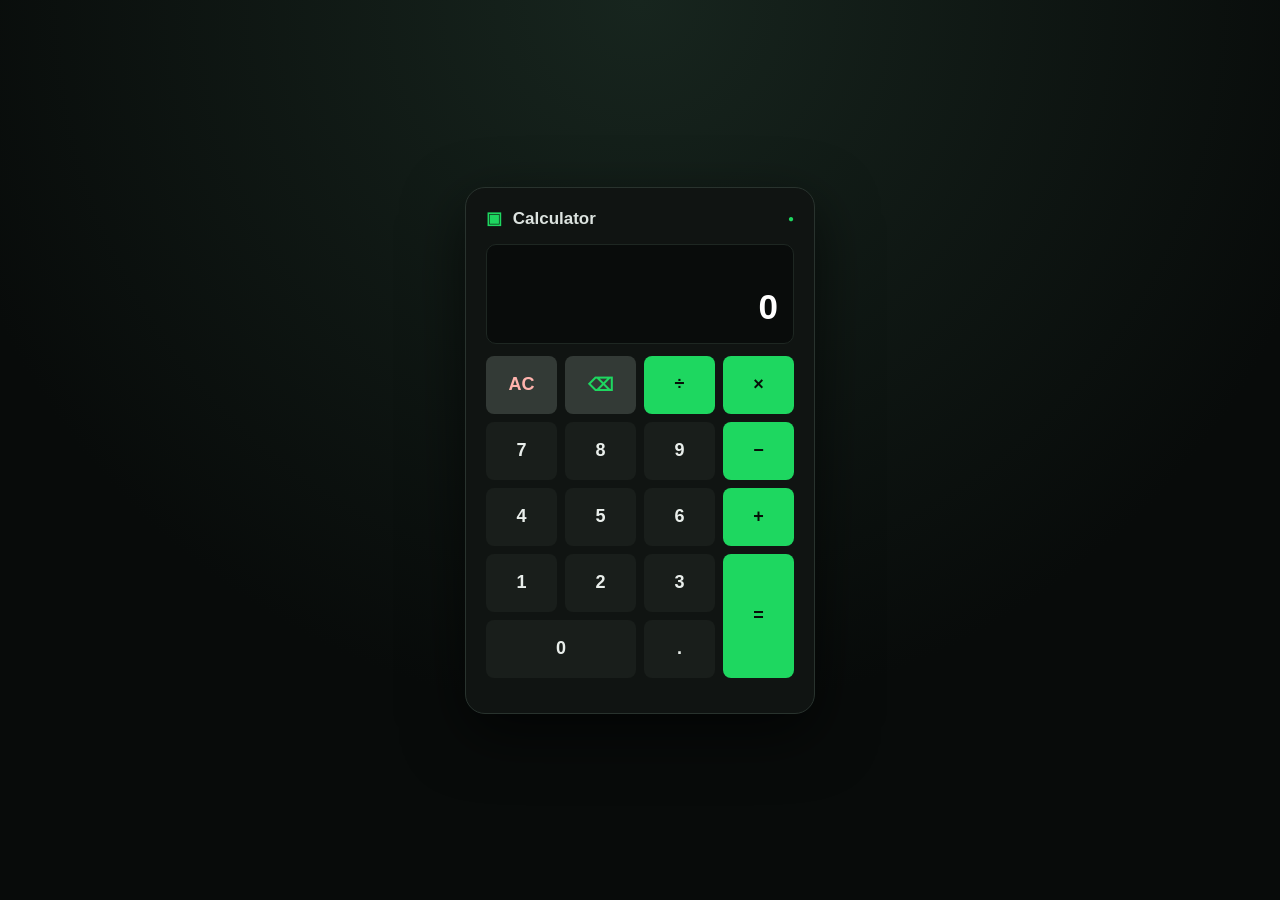
<file: Calculator/index.html>
<!DOCTYPE html>
<html lang="en">

<head>

    <meta charset="UTF-8">

    <meta
        name="viewport"
        content="width=device-width, initial-scale=1.0"
    >

    <title>Calculator</title>

    <link rel="stylesheet" href="style.css">

</head>


<body>

    <div class="calculator">

        <!-- Header -->

        <div class="calculator-header">

            <div>
                <span class="icon">▣</span>
                <span>Calculator</span>
            </div>

            <span class="status">●</span>

        </div>


        <!-- Display -->

        <div class="display">

            <div id="previous-operation">
            </div>

            <div id="current-display">
                0
            </div>

        </div>


        <!-- Buttons -->

        <div class="buttons">

            <button
                class="special"
                data-key="Escape"
                onclick="clearDisplay()">
                AC
            </button>


            <button
                class="delete"
                data-key="Backspace"
                onclick="deleteLast()">
                ⌫
            </button>


            <button
                class="operator"
                data-key="/"
                onclick="chooseOperator('/')">
                ÷
            </button>


            <button
                class="operator"
                data-key="*"
                onclick="chooseOperator('*')">
                ×
            </button>


            <button
                data-key="7"
                onclick="appendNumber('7')">
                7
            </button>


            <button
                data-key="8"
                onclick="appendNumber('8')">
                8
            </button>


            <button
                data-key="9"
                onclick="appendNumber('9')">
                9
            </button>


            <button
                class="operator"
                data-key="-"
                onclick="chooseOperator('-')">
                −
            </button>


            <button
                data-key="4"
                onclick="appendNumber('4')">
                4
            </button>


            <button
                data-key="5"
                onclick="appendNumber('5')">
                5
            </button>


            <button
                data-key="6"
                onclick="appendNumber('6')">
                6
            </button>


            <button
                class="operator"
                data-key="+"
                onclick="chooseOperator('+')">
                +
            </button>


            <button
                data-key="1"
                onclick="appendNumber('1')">
                1
            </button>


            <button
                data-key="2"
                onclick="appendNumber('2')">
                2
            </button>


            <button
                data-key="3"
                onclick="appendNumber('3')">
                3
            </button>


            <button
                class="equals"
                data-key="Enter"
                onclick="calculate()">
                =
            </button>


            <button
                class="zero"
                data-key="0"
                onclick="appendNumber('0')">
                0
            </button>


            <button
                data-key="."
                onclick="appendNumber('.')">
                .
            </button>

        </div>


        <!-- Keyboard hint -->

        <div class="keyboard-hint">

            

        </div>

    </div>


    <script src="script.js"></script>

</body>

</html>
</file>
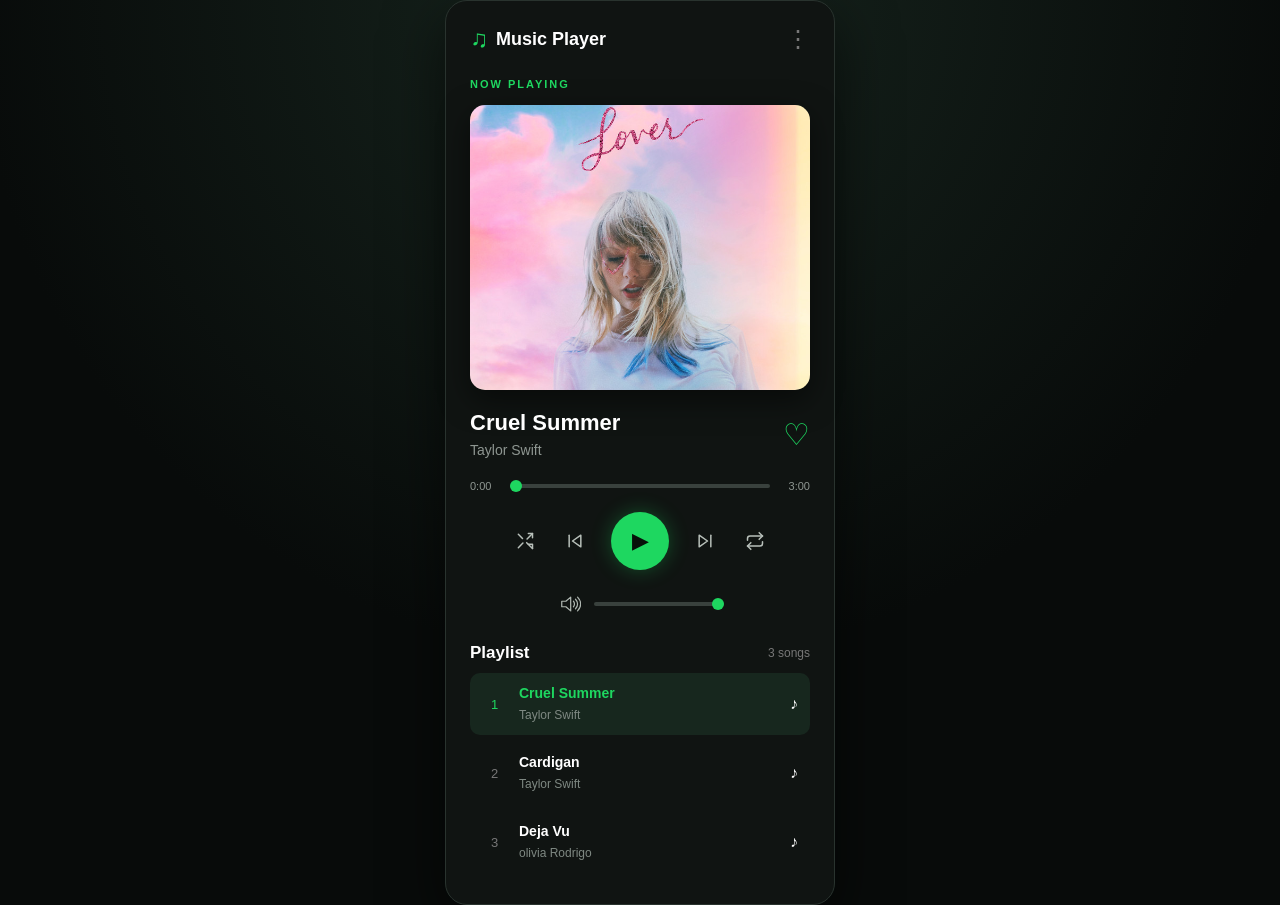
<file: MusicPlayer/index.html>
<!DOCTYPE html>
<html lang="en">
<head>
    <meta charset="UTF-8">
    <meta name="viewport" content="width=device-width, initial-scale=1.0">

    <title>Vibe Music Player</title>

    <link rel="stylesheet" href="style.css">
</head>

<body>

    <div class="music-player"> 

        <!-- Header -->
        <div class="top-bar">
            <div class="brand">
                <span class="brand-icon">♫</span>
                <span>Music Player</span>
            </div>

            <span class="menu">⋮</span>
        </div>


        <!-- Now Playing -->
        <div class="now-playing">
            NOW PLAYING
        </div>


        <!-- Album Cover -->
        <div class="album-container">
            <img
                id="album-cover"
                src="images/cover1.jpg"
                alt="Album Cover"
            >
        </div>


        <!-- Song Information -->
        <div class="song-info">

            <div>
                <h1 id="song-title">
                    	Cruel Summer
ummer
                </h1>

                <p id="artist">
                    Taylor Swift
                </p>
            </div>

            <button id="like-button">
                ♡
            </button>

        </div>


        <!-- Audio -->
        <audio id="audio"></audio>


        <!-- Progress -->
        <div class="progress-area">

            <span id="current-time">
                0:00
            </span>

            <input
                type="range"
                id="progress"
                value="0"
                min="0"
                max="100"
            >

            <span id="duration">
                0:00
            </span>

        </div>


        <!-- Main Controls -->
       <div class="controls">

    <!-- Shuffle -->
    <button id="shuffle" class="control-icon" title="Shuffle">
        <svg viewBox="0 0 24 24">
            <path d="M16 3h5v5"></path>
            <path d="M4 20l5.5-5.5"></path>
            <path d="M14.5 9.5L21 3"></path>
            <path d="M16 16h5v5"></path>
            <path d="M4 4l5 5"></path>
            <path d="M14 14l7 7"></path>
        </svg>
    </button>


    <!-- Previous -->
    <button id="previous" class="control-icon" title="Previous">
        <svg viewBox="0 0 24 24">
            <path d="M19 5L9 12l10 7V5z"></path>
            <line x1="5" y1="5" x2="5" y2="19"></line>
        </svg>
    </button>


    <!-- Play -->
    <button id="play">
        ▶
    </button>


    <!-- Next -->
    <button id="next" class="control-icon" title="Next">
        <svg viewBox="0 0 24 24">
            <path d="M5 5l10 7-10 7V5z"></path>
            <line x1="19" y1="5" x2="19" y2="19"></line>
        </svg>
    </button>


    <!-- Repeat -->
    <button id="repeat" class="control-icon" title="Repeat">
        <svg viewBox="0 0 24 24">
            <path d="M17 2l4 4-4 4"></path>
            <path d="M3 11V9a3 3 0 0 1 3-3h15"></path>
            <path d="M7 22l-4-4 4-4"></path>
            <path d="M21 13v2a3 3 0 0 1-3 3H3"></path>
        </svg>
    </button>

</div>

        <!-- Volume -->
        <div class="volume-area">

    <button id="volume-button" class="volume-button" title="Volume">

        <svg id="volume-icon" viewBox="0 0 32 32">

            <!-- Speaker -->
            <path
                class="speaker"
                d="M4 12h6l7-6v20l-7-6H4z">
            </path>

            <!-- Volume waves -->
            <path
                id="wave1"
                class="wave"
                d="M21 12c2 2 2 6 0 8">
            </path>

            <path
                id="wave2"
                class="wave"
                d="M24 9c4 4 4 10 0 14">
            </path>

            <path
                id="wave3"
                class="wave"
                d="M27 6c6 6 6 14 0 20">
            </path>

        </svg>

    </button>


    <input
        type="range"
        id="volume"
        min="0"
        max="1"
        step="0.01"
        value="1"
    >

</div>


        <!-- Playlist -->
        <div class="playlist-header">

            <h2>
                Playlist
            </h2>

            <span id="song-count">
                3 songs
            </span>

        </div>


        <div id="playlist"></div>

    </div>


    <script src="script.js"></script>

</body>
</html>
</file>
<file: Calculator/style.css>
* {
    box-sizing: border-box;

    margin: 0;

    padding: 0;
}


body {

    min-height: 100vh;

    display: flex;

    justify-content: center;

    align-items: center;

    background:
        radial-gradient(
            circle at top,
            #17251e,
            #080b0a 65%
        );

    font-family: Arial, sans-serif;

    color: white;
}


/* Calculator */

.calculator {

    width: 350px;

    max-width: 94%;

    padding: 20px;

    background: #101412;

    border: 1px solid #29332e;

    border-radius: 20px;

    box-shadow:
        0 20px 60px rgba(0, 0, 0, 0.6);

    animation: appear 0.5s ease;
}


@keyframes appear {

    from {

        opacity: 0;

        transform: translateY(20px);

    }

    to {

        opacity: 1;

        transform: translateY(0);

    }

}


/* Header */

.calculator-header {

    display: flex;

    justify-content: space-between;

    align-items: center;

    margin-bottom: 15px;

    color: #dce3df;

    font-weight: bold;

    font-size: 17px;
}


.icon {

    color: #1ed760;

    margin-right: 6px;
}


.status {

    color: #1ed760;

    font-size: 10px;
}


/* Display */

.display {

    height: 100px;

    padding: 15px;

    margin-bottom: 12px;

    background: #090c0b;

    border-radius: 10px;

    border: 1px solid #1e2722;

    display: flex;

    flex-direction: column;

    justify-content: center;

    align-items: flex-end;

    overflow: hidden;
}


#previous-operation {

    width: 100%;

    min-height: 22px;

    color: #69736d;

    font-size: 15px;

    text-align: right;

    margin-bottom: 4px;
}


#current-display {

    width: 100%;

    color: white;

    font-size: 35px;

    font-weight: bold;

    text-align: right;

    white-space: nowrap;

    overflow: hidden;
}


/* Buttons */

.buttons {

    display: grid;

    grid-template-columns:
        repeat(4, 1fr);

    gap: 8px;
}


button {

    height: 58px;

    border: none;

    border-radius: 8px;

    background: #191e1b;

    color: #e9eeeb;

    font-size: 18px;

    font-weight: bold;

    cursor: pointer;

    transition:
        transform 0.1s,
        background 0.2s,
        box-shadow 0.2s;
}


button:hover {

    background: #252c28;

}


button:active,
button.pressed {

    transform: scale(0.91);

    box-shadow:
        0 0 15px
        rgba(30, 215, 96, 0.25);
}


/* Operators */

.operator {

    background: #1ed760;

    color: #071009;
}


.operator:hover {

    background: #2bea72;

}


/* AC */

.special {

    background: #333a36;

    color: #ffb3ad;
}


/* Delete */

.delete {

    background: #333a36;

    color: #1ed760;
}


/* Equals */

.equals {

    background: #1ed760;

    color: #071009;

    grid-row: span 2;

    height: 124px;

}


.equals:hover {

    background: #2bea72;

}


/* Zero */

.zero {

    grid-column: span 2;

}


/* Keyboard hint */

.keyboard-hint {

    text-align: center;

    color: #59635d;

    font-size: 11px;

    margin-top: 15px;

    letter-spacing: 0.5px;
}


@media (max-width: 400px) {

    .calculator {

        padding: 15px;

    }

    button {

        height: 55px;

    }

}
</file>
<file: MusicPlayer/style.css>
* {
    box-sizing: border-box;
    margin: 0;
    padding: 0;
}

body {
    min-height: 100vh;

    display: flex;
    justify-content: center;
    align-items: center;

    background:
        radial-gradient(circle at top, #17251e, #080b0a 60%);

    font-family: Arial, sans-serif;

    color: white;
}


/* Main Player */

.music-player {
    width: 390px;
    max-width: 95%;

    padding: 24px;

    background: #101412;

    border: 1px solid #29332e;

    border-radius: 22px;

    box-shadow:
        0 20px 60px rgba(0, 0, 0, 0.6);

    animation: appear 0.6s ease;
}


@keyframes appear {

    from {
        opacity: 0;
        transform: translateY(20px);
    }

    to {
        opacity: 1;
        transform: translateY(0);
    }

}


/* Header */

.top-bar {
    display: flex;
    justify-content: space-between;
    align-items: center;

    margin-bottom: 25px;
}


.brand {
    display: flex;
    align-items: center;

    gap: 8px;

    font-weight: bold;
    font-size: 18px;
}


.brand-icon {
    color: #1ed760;

    font-size: 24px;
}


.menu {
    font-size: 24px;

    color: #777;

    cursor: pointer;
}


/* Now Playing */

.now-playing {
    font-size: 11px;

    letter-spacing: 2px;

    color: #1ed760;

    font-weight: bold;

    margin-bottom: 15px;
}


/* Album */

.album-container {
    width: 100%;
    height: 285px;

    border-radius: 15px;

    overflow: hidden;

    background: #191f1c;

    box-shadow:
        0 10px 30px rgba(0, 0, 0, 0.5);
}


.album-container img {
    width: 100%;
    height: 100%;

    object-fit: cover;

    display: block;

    transition:
        transform 0.5s ease,
        opacity 0.3s ease;
}


.album-container img:hover {
    transform: scale(1.04);
}


/* Song information */

.song-info {
    display: flex;

    justify-content: space-between;
    align-items: center;

    margin-top: 20px;
}


.song-info h1 {
    font-size: 22px;

    margin-bottom: 6px;
}


.song-info p {
    color: #8e9691;

    font-size: 14px;
}


#like-button {
    background: none;

    border: none;

    color: #1ed760;

    font-size: 30px;

    cursor: pointer;

    transition: 0.2s;
}


#like-button:hover {
    transform: scale(1.2);
}


/* Progress */

.progress-area {
    display: flex;

    align-items: center;

    gap: 8px;

    margin-top: 22px;
}


.progress-area span {
    color: #8e9691;

    font-size: 11px;

    min-width: 32px;
}


.progress-area span:last-child {
    text-align: right;
}


input[type="range"] {
    appearance: none;

    height: 4px;

    border-radius: 10px;

    background: #39413d;

    cursor: pointer;
}


input[type="range"]::-webkit-slider-thumb {
    appearance: none;

    width: 12px;
    height: 12px;

    border-radius: 50%;

    background: #1ed760;
}


#progress {
    flex: 1;
}


/* Controls */
/* =========================
   MUSIC CONTROLS
========================= */

.controls {
    display: flex;
    justify-content: center;
    align-items: center;

    gap: 22px;

    margin: 20px 0;
}


.control-icon {
    width: 28px;
    height: 28px;

    border: none;

    background: transparent;

    padding: 0;

    color: #b8c0ba;

    cursor: pointer;

    display: flex;
    justify-content: center;
    align-items: center;

    transition: 0.2s ease;
}


.control-icon svg {
    width: 20px;
    height: 20px;

    fill: none;

    stroke: currentColor;

    stroke-width: 1.8;

    stroke-linecap: round;

    stroke-linejoin: round;
}


.control-icon:hover {
    color: white;

    transform: scale(1.12);
}


/* Active shuffle/repeat */

.control-icon.active {
    color: #1ed760;
}


.control-icon.active::after {
    content: "";

    position: absolute;
}


/* Play button */

#play {
    width: 58px;
    height: 58px;

    border-radius: 50%;

    border: none;

    background: #1ed760;

    color: #071009;

    font-size: 22px;

    cursor: pointer;

    display: flex;
    align-items: center;
    justify-content: center;

    transition: 0.2s ease;

    box-shadow:
        0 0 20px rgba(30, 215, 96, 0.3);
}


#play:hover {
    transform: scale(1.08);

    background: #2bea72;
}


#play:active {
    transform: scale(0.96);
}


/* =========================
   VOLUME
========================= */

.volume-area {
    display: flex;

    align-items: center;

    justify-content: center;

    gap: 10px;

    margin-bottom: 25px;
}


.volume-button {
    width: 28px;
    height: 28px;

    border: none;

    background: transparent;

    padding: 0;

    color: #aeb6b0;

    cursor: pointer;

    display: flex;

    align-items: center;

    justify-content: center;
}


.volume-button:hover {
    color: white;
}


#volume-icon {
    width: 22px;
    height: 22px;

    fill: none;

    stroke: currentColor;

    stroke-width: 1.8;

    stroke-linecap: round;

    stroke-linejoin: round;
}


#volume {
    width: 130px;

    height: 4px;
}


/* Playlist header */

.playlist-header {
    display: flex;

    justify-content: space-between;

    align-items: center;

    margin-bottom: 10px;
}


.playlist-header h2 {
    font-size: 17px;
}


#song-count {
    color: #777;

    font-size: 12px;
}


/* Playlist */

.playlist-song {
    display: flex;

    align-items: center;

    gap: 12px;

    padding: 12px;

    margin-bottom: 7px;

    border-radius: 10px;

    cursor: pointer;

    transition: 0.2s;
}


.playlist-song:hover {
    background: #1c2420;
}


.playlist-number {
    width: 25px;

    color: #777;

    font-size: 13px;

    text-align: center;
}


.playlist-details {
    flex: 1;
}


.playlist-details strong {
    display: block;

    font-size: 14px;

    margin-bottom: 4px;
}


.playlist-details small {
    color: #7f8983;

    font-size: 12px;
}


.playlist-song.active {
    background: #17271e;
}


.playlist-song.active
.playlist-number {
    color: #1ed760;
}


.playlist-song.active
.playlist-details strong {
    color: #1ed760;
}


/* Mobile */

@media (max-width: 450px) {

    .music-player {
        padding: 18px;
    }

    .album-container {
        height: 250px;
    }

}
</file>
